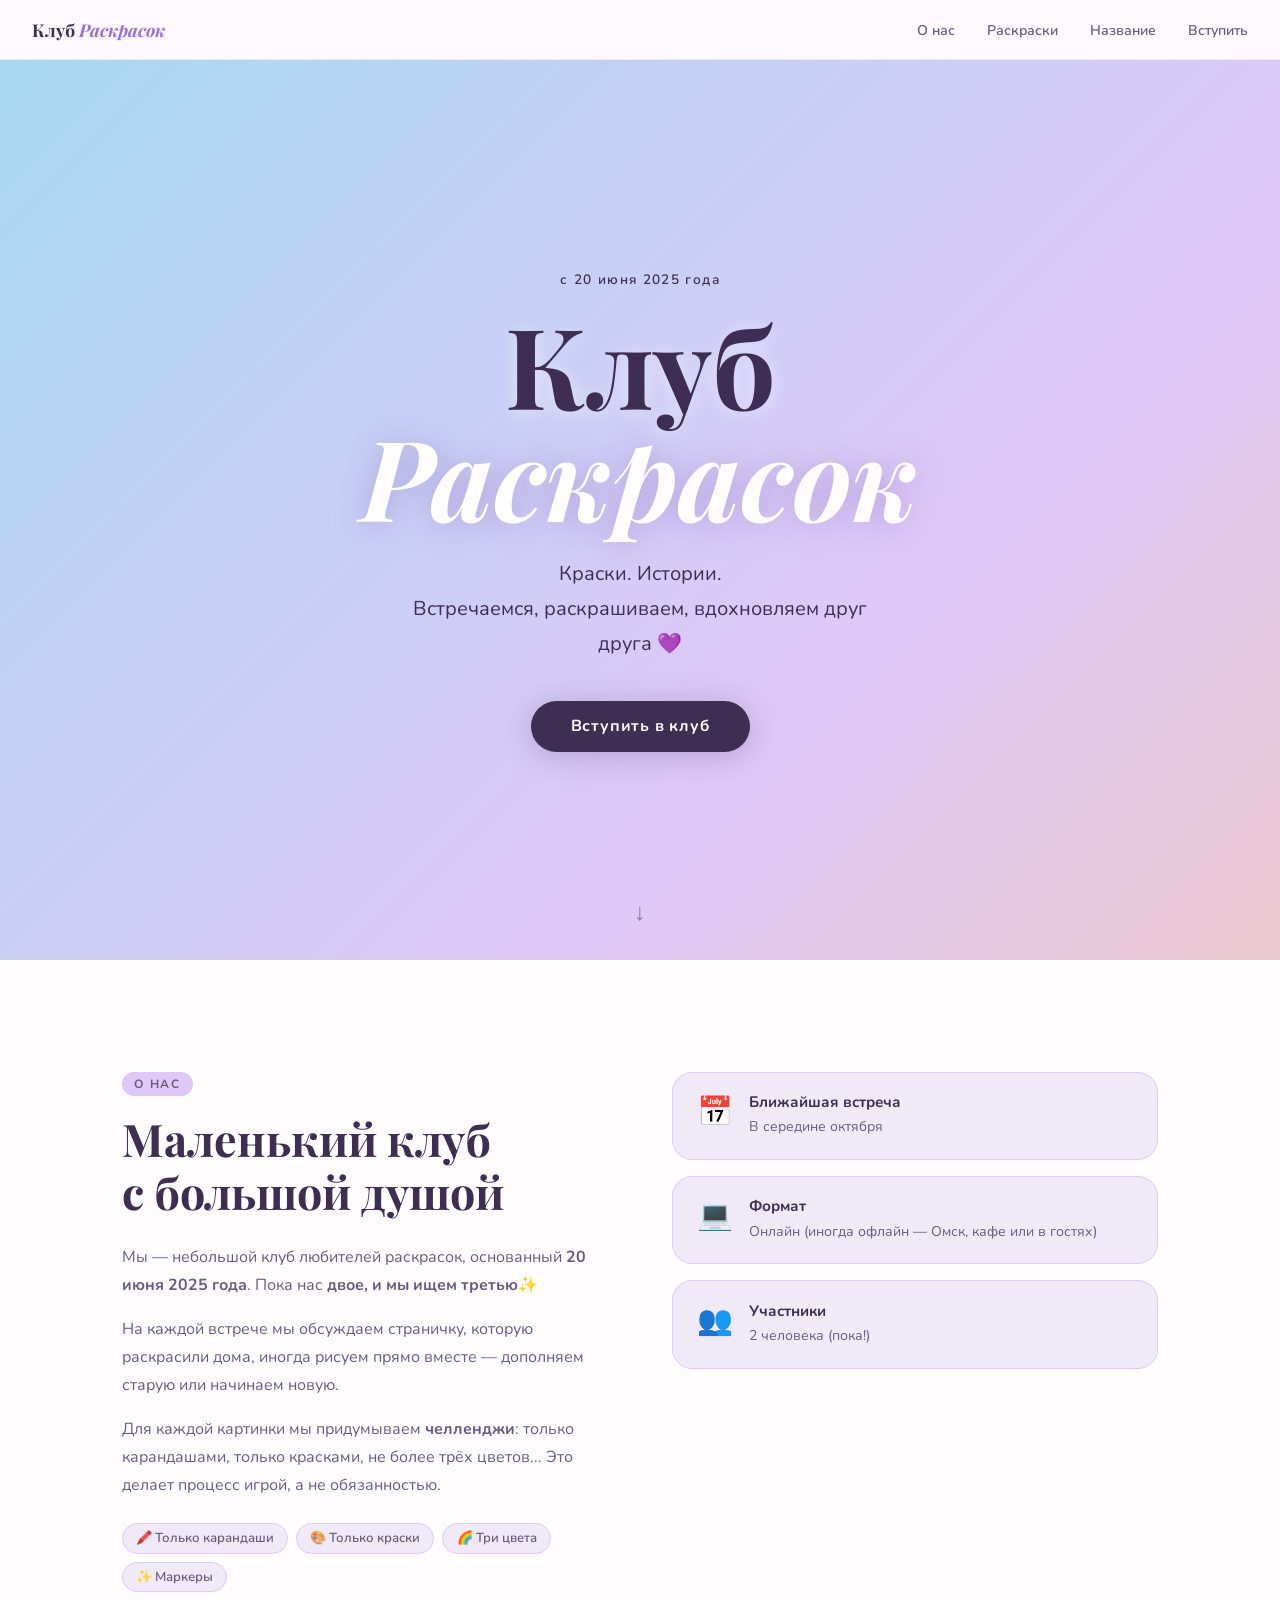
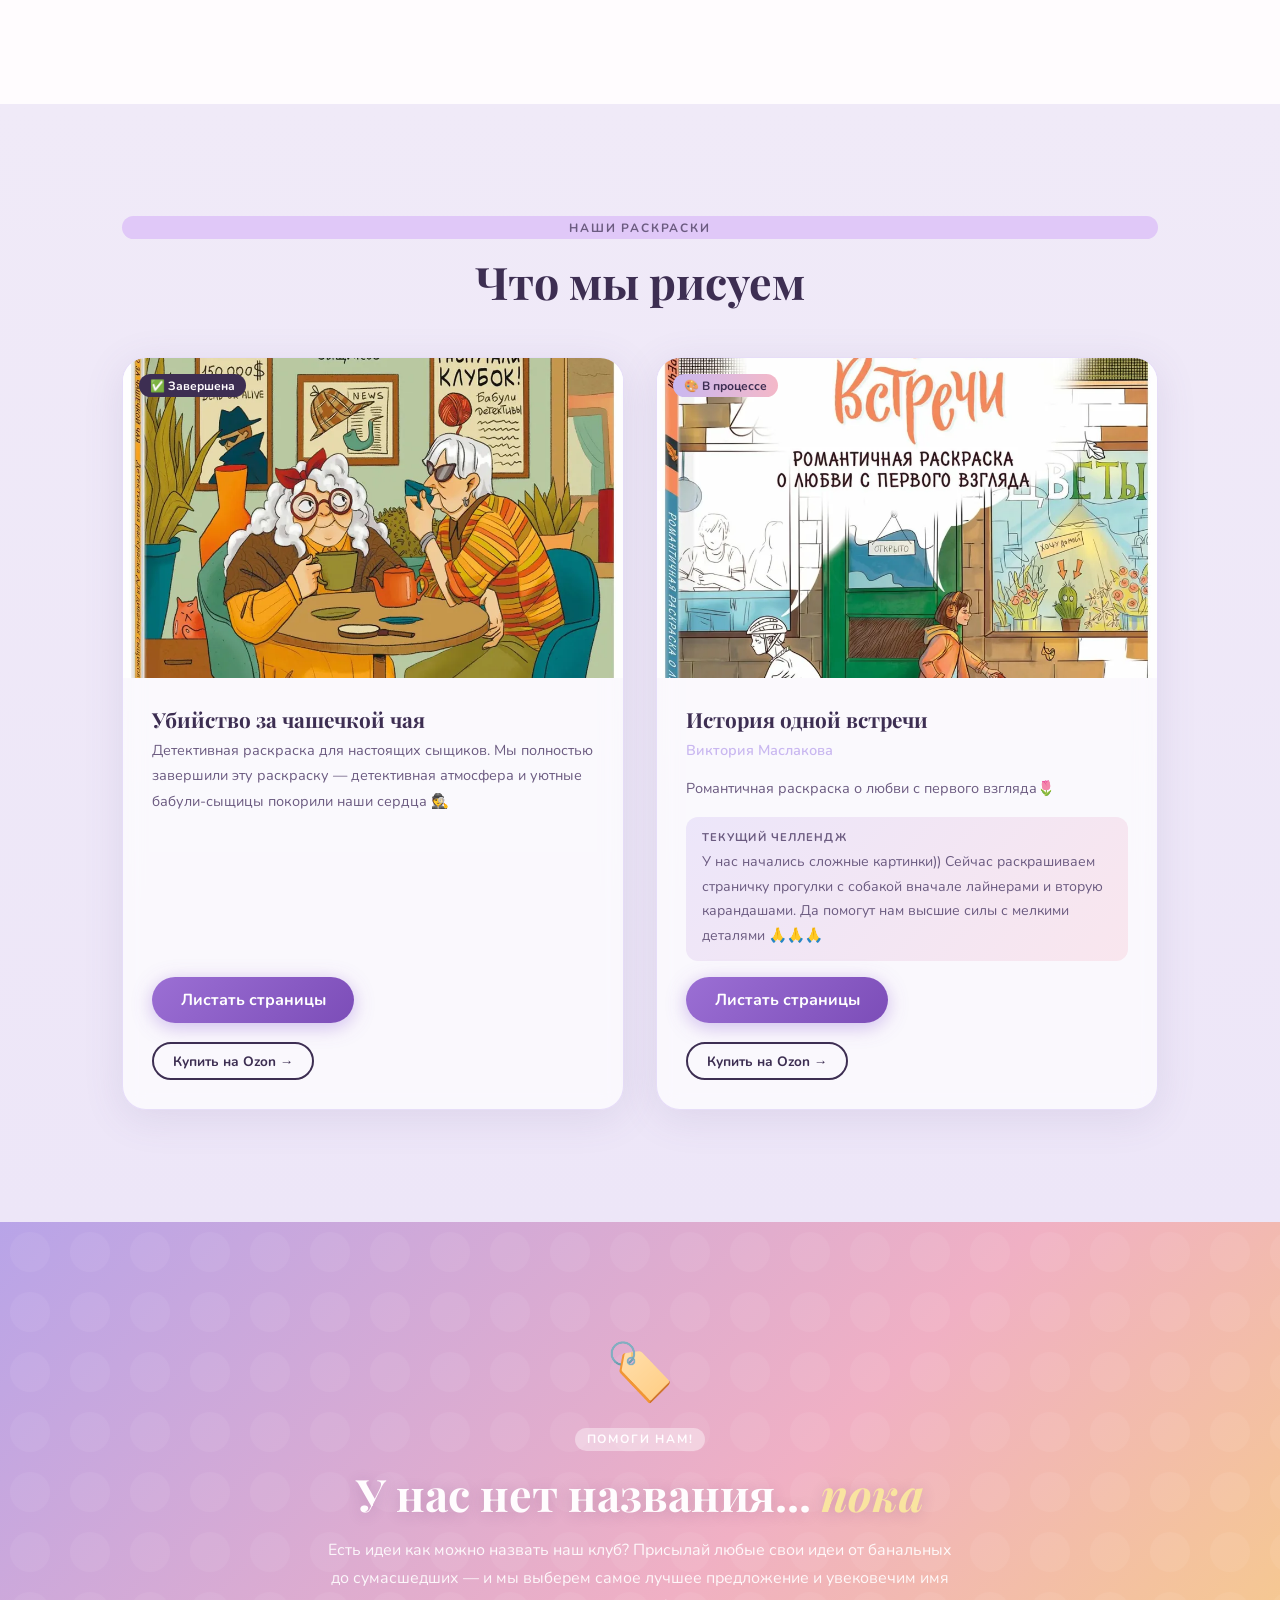
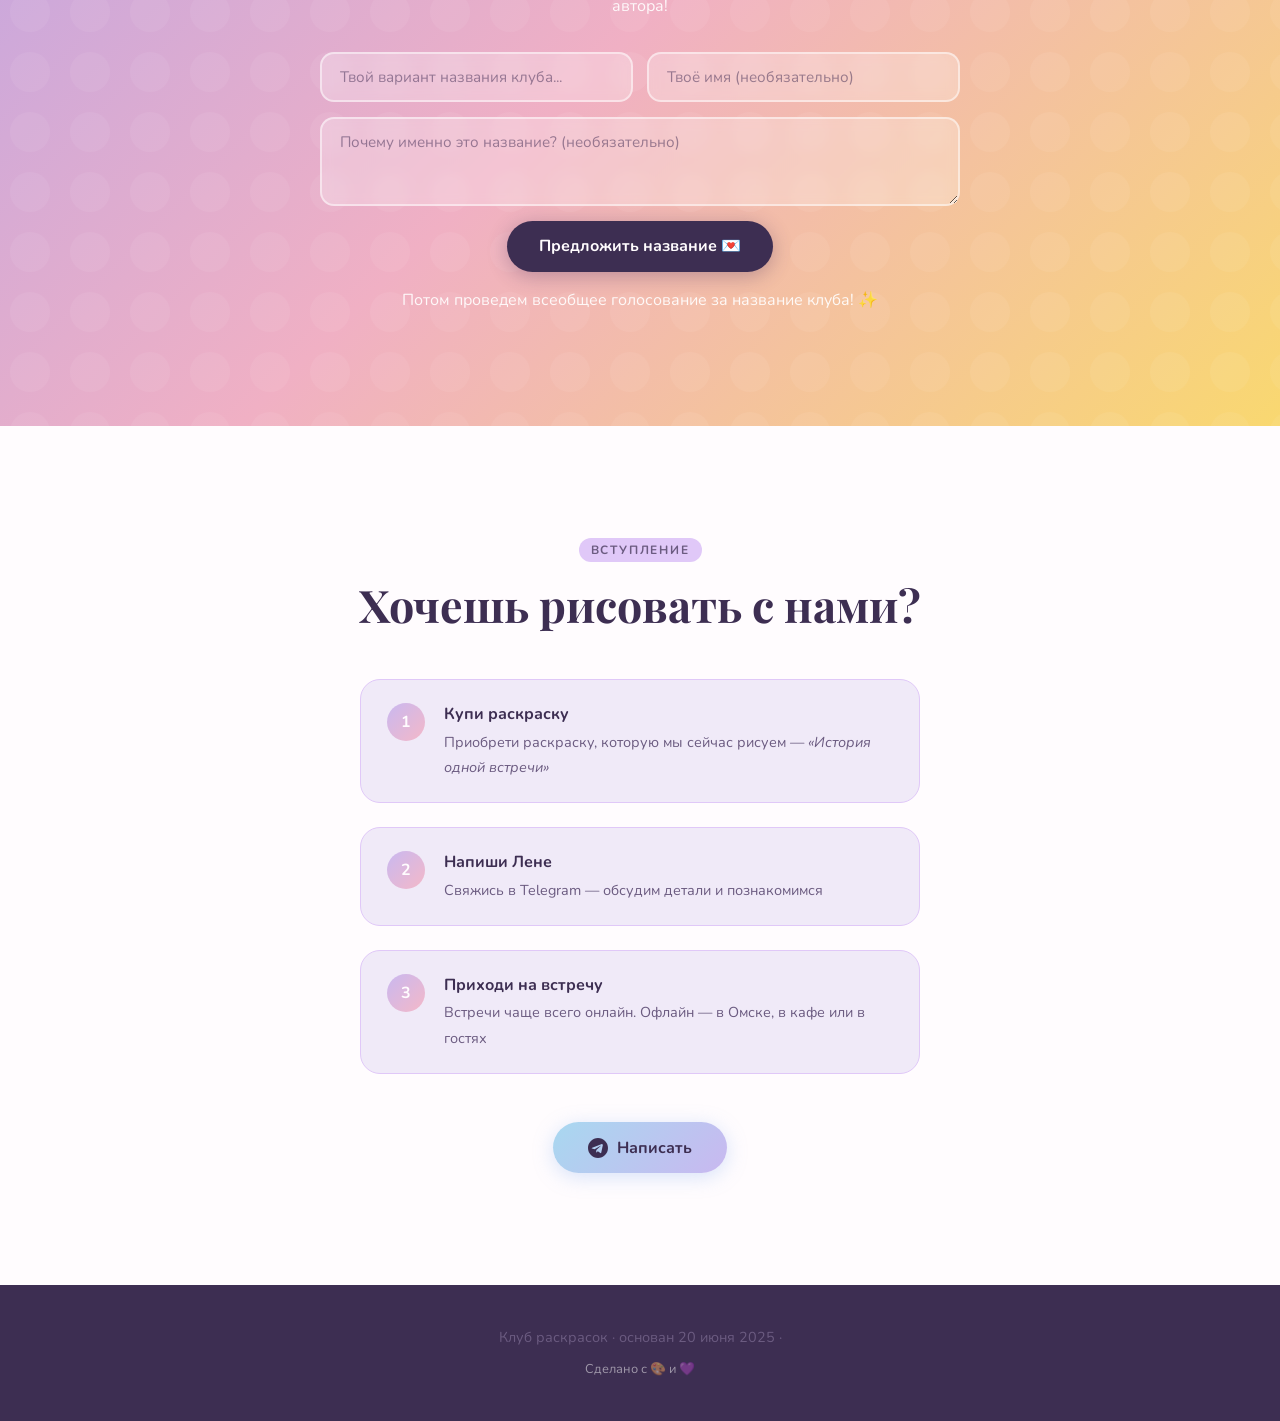
<file: index.html>
<!DOCTYPE html>
<html lang="ru">
<head>
  <meta charset="UTF-8" />
  <meta name="viewport" content="width=device-width, initial-scale=1.0" />
  <title>Клуб раскрасок</title>
  <link rel="icon" href="data:image/svg+xml,<svg xmlns='http://www.w3.org/2000/svg' viewBox='0 0 100 100'><text y='.9em' font-size='90'>🎨</text></svg>" />
  <link rel="preconnect" href="https://fonts.googleapis.com" />
  <link rel="preconnect" href="https://fonts.gstatic.com" crossorigin />
  <link href="https://fonts.googleapis.com/css2?family=Playfair+Display:ital,wght@0,400;0,700;1,400&family=Nunito:wght@300;400;600;700&display=swap" rel="stylesheet" />
  <link rel="stylesheet" href="style.css" />
</head>
<body>
  <!-- NAVIGATION -->
  <nav class="nav" id="nav">
    <a href="index.html" class="nav-logo">Клуб <em>Раскрасок</em></a>
    <ul class="nav-links">
      <li><a href="#about">О нас</a></li>
      <li><a href="#books">Раскраски</a></li>
      <li><a href="#naming">Название</a></li>
      <li><a href="#join">Вступить</a></li>
    </ul>
    <button class="nav-burger" id="nav-burger" aria-label="Меню">
      <span></span><span></span><span></span>
    </button>
  </nav>

  <!-- MOBILE MENU -->
  <div class="nav-mobile" id="nav-mobile">
    <a href="#about" class="nav-mobile-link">О нас</a>
    <a href="#books" class="nav-mobile-link">Раскраски</a>
    <a href="#naming" class="nav-mobile-link">Предложить название</a>
    <a href="#join" class="nav-mobile-link">Вступить в клуб</a>
  </div>


  <!-- HERO -->
  <section class="hero">
    <div class="hero-bg"></div>
    <div class="emoji-layer" aria-hidden="true">
      <span class="e e1">🎨</span>
      <span class="e e2">🖌️</span>
      <span class="e e3">🌸</span>
      <span class="e e4">💛</span>
      <span class="e e5">👩‍🎨</span>
      <span class="e e6">🖍️</span>
      <span class="e e7">💜</span>
      <span class="e e8">🌷</span>
      <span class="e e9">🎨</span>
      <span class="e e10">💗</span>
      <span class="e e11">✏️</span>
      <span class="e e12">🌸</span>
      <span class="e e13">🖌️</span>
      <span class="e e14">💛</span>
    </div>
    <div class="hero-content">
      <p class="hero-since">с 20 июня 2025 года</p>
      <h1 class="hero-title">Клуб<br /><em>Раскрасок</em></h1>
      <p class="hero-sub">Краски. Истории.<br />Встречаемся, раскрашиваем, вдохновляем друг друга 💜</p>
      <a href="#join" class="btn-hero">Вступить в клуб</a>
    </div>
    <div class="hero-scroll-hint">↓</div>
  </section>

  <!-- ABOUT -->
  <section class="about" id="about">
    <div class="container">
      <div class="about-grid">
        <div class="about-text">
          <span class="section-tag">О нас</span>
          <h2>Маленький клуб<br />с большой душой</h2>
          <p>Мы — небольшой клуб любителей раскрасок, основанный <strong>20 июня 2025 года</strong>. Пока нас <strong>двое, и мы ищем третью</strong>✨</p>
          <p>На каждой встрече мы обсуждаем страничку, которую раскрасили дома, иногда рисуем прямо вместе — дополняем старую или начинаем новую.</p>
          <p>Для каждой картинки мы придумываем <strong>челленджи</strong>: только карандашами, только красками, не более трёх цветов... Это делает процесс игрой, а не обязанностью.</p>
          <div class="about-chips">
            <span>🖍️ Только карандаши</span>
            <span>🎨 Только краски</span>
            <span>🌈 Три цвета</span>
            <span>✨ Маркеры</span>
          </div>
        </div>
        <div class="about-visual">
          <div class="about-card">
            <div class="about-card-icon">📅</div>
            <div>
              <strong>Ближайшая встреча</strong>
              <p>В середине октября </p>
            </div>
          </div>
          <div class="about-card">
            <div class="about-card-icon">💻</div>
            <div>
              <strong>Формат</strong>
              <p>Онлайн (иногда офлайн — Омск, кафе или в гостях)</p>
            </div>
          </div>
          <div class="about-card">
            <div class="about-card-icon">👥</div>
            <div>
              <strong>Участники</strong>
              <p>2 человека (пока!)</p>
            </div>
          </div>
        </div>
      </div>
    </div>
  </section>

  <!-- BOOKS -->
  <section class="books" id="books">
    <div class="container">
      <span class="section-tag">Наши раскраски</span>
      <h2>Что мы рисуем</h2>
      <div class="books-grid">

        <!-- Book 1 — completed -->
        <div class="book-card done">
          <div class="book-badge">✅ Завершена</div>
          <div class="book-img-wrap">
            <img src="book1.png" alt="Убийство за чашечкой чая" />
          </div>
          <div class="book-info">
            <h3>Убийство за чашечкой чая</h3>
            <p>Детективная раскраска для настоящих сыщиков. Мы полностью завершили эту раскраску — детективная атмосфера и уютные бабули-сыщицы покорили наши сердца 🕵️</p>
            <div class="book-buttons"><a href="review-tea.html" class="btn-review">Листать страницы</a><a href="https://ozon.ru/t/fIJkJTm" target="_blank" rel="noopener" class="btn-outline">Купить на Ozon →</a></div>
          </div>
        </div>

        <!-- Book 2 — in progress -->
        <div class="book-card active">
          <div class="book-badge progress">🎨 В процессе</div>
          <div class="book-img-wrap">
            <img src="book2.png" alt="История одной встречи" />
          </div>
          <div class="book-info">
            <h3>История одной встречи</h3>
            <p class="book-author">Виктория Маслакова</p>
            <p>Романтичная раскраска о любви с первого взгляда🌷</p>
            <div class="challenge-box">
              <span class="challenge-label">Текущий челлендж</span>
              <p>У нас начались сложные картинки)) Сейчас раскрашиваем страничку прогулки с собакой вначале лайнерами и вторую карандашами. Да помогут нам высшие силы с мелкими деталями 🙏🙏🙏</p>
            </div>
            <div class="book-buttons"><a href="review-meeting.html" class="btn-review">Листать страницы</a><a href="https://ozon.ru/t/7WxLxIC" target="_blank" rel="noopener" class="btn-outline">Купить на Ozon →</a></div>
          </div>
        </div>

      </div>
    </div>
  </section>

  <!-- NAME PROPOSAL -->
  <section class="naming" id="naming">
    <div class="container">
      <div class="naming-inner">
        <div class="naming-deco" aria-hidden="true">🏷️</div>
        <span class="section-tag light">Помоги нам!</span>
        <h2>У нас нет названия... <em>пока</em></h2>
        <p>Есть идеи как можно назвать наш клуб? Присылай любые свои идеи от банальных до сумасшедших — и мы выберем самое лучшее предложение и увековечим имя автора!</p>
        <form class="name-form" action="https://formspree.io/f/xlgpzerj" method="POST">
          <input type="hidden" name="_subject" value="Предложение названия клуба раскрасок" />
          <input type="hidden" name="_replyto" value="eavrublevskaya@gmail.com" />
          <input type="hidden" name="email" value="eavrublevskaya@gmail.com" />
          <div class="form-row">
            <input type="text" name="club_name" placeholder="Твой вариант названия клуба..." required />
            <input type="text" name="author" placeholder="Твоё имя (необязательно)" />
          </div>
          <textarea name="message" placeholder="Почему именно это название? (необязательно)" rows="3"></textarea>
          <button type="submit" class="btn-submit">Предложить название 💌</button>
          <p class="form-note">Потом проведем всеобщее голосование за название клуба! ✨</p>
        </form>
      </div>
    </div>
  </section>

  <!-- JOIN -->
  <section class="join" id="join">
    <div class="container">
      <span class="section-tag">Вступление</span>
      <h2>Хочешь рисовать с нами?</h2>
      <div class="join-steps">
        <div class="step">
          <div class="step-num">1</div>
          <div class="step-text">
            <strong>Купи раскраску</strong>
            <p>Приобрети раскраску, которую мы сейчас рисуем — <em>«История одной встречи»</em></p>
          </div>
        </div>
        <div class="step">
          <div class="step-num">2</div>
          <div class="step-text">
            <strong>Напиши Лене</strong>
            <p>Свяжись в Telegram — обсудим детали и познакомимся</p>
          </div>
        </div>
        <div class="step">
          <div class="step-num">3</div>
          <div class="step-text">
            <strong>Приходи на встречу</strong>
            <p>Встречи чаще всего онлайн. Офлайн — в Омске, в кафе или в гостях</p>
          </div>
        </div>
      </div>
      <a href="https://t.me/plack14" target="_blank" rel="noopener" class="btn-tg">
        <svg viewBox="0 0 24 24" fill="currentColor" width="20" height="20"><path d="M12 0C5.373 0 0 5.373 0 12s5.373 12 12 12 12-5.373 12-12S18.627 0 12 0zm5.894 8.221-1.97 9.28c-.145.658-.537.818-1.084.508l-3-2.21-1.447 1.394c-.16.16-.295.295-.605.295l.213-3.053 5.56-5.023c.242-.213-.054-.333-.373-.12L7.88 13.626l-2.96-.924c-.643-.204-.657-.643.136-.953l11.57-4.461c.537-.194 1.006.131.834.933z"/></svg>
        Написать
      </a>
    </div>
  </section>

  <!-- FOOTER -->
  <footer class="footer">
    <div class="container">
      <p>Клуб раскрасок · основан 20 июня 2025 · 
      <p class="footer-sub">Сделано с 🎨 и 💜</p>
    </div>
  </footer>

  <script src="main.js"></script>

  <script>
    // Навигация
    const burger = document.getElementById('nav-burger');
    const mobileMenu = document.getElementById('nav-mobile');
    const nav = document.getElementById('nav');

    burger.addEventListener('click', () => {
      burger.classList.toggle('open');
      mobileMenu.classList.toggle('open');
    });

    // Закрывать меню при клике на ссылку
    document.querySelectorAll('.nav-mobile-link').forEach(link => {
      link.addEventListener('click', () => {
        burger.classList.remove('open');
        mobileMenu.classList.remove('open');
      });
    });

    // Тень при скролле
    window.addEventListener('scroll', () => {
      nav.classList.toggle('scrolled', window.scrollY > 10);
    });
  </script>
</body>
</html>
</file>
<file: style.css>
/* ===== RESET & BASE ===== */
*, *::before, *::after { box-sizing: border-box; margin: 0; padding: 0; }

:root {
  --sky: #a8d8f0;
  --rose: #f4b8c8;
  --lavender: #c9b8f0;
  --butter: #f9e4a0;
  --peach: #f7cba8;
  --lilac: #e0c8f8;
  --mist: #f0eaf8;
  --ink: #3d2e52;
  --ink-soft: #6b5b80;
  --white: #fffcfe;
  --card-bg: rgba(255,255,255,0.72);
  --radius: 20px;
  --shadow: 0 8px 40px rgba(100,80,140,0.12);
}

html { scroll-behavior: smooth; }

body {
  font-family: 'Nunito', sans-serif;
  color: var(--ink);
  background: var(--mist);
  overflow-x: hidden;
}

h1, h2, h3 { font-family: 'Playfair Display', serif; line-height: 1.2; }
h2 { font-size: clamp(1.8rem, 4vw, 2.8rem); margin-bottom: 1rem; }
p { line-height: 1.75; color: var(--ink-soft); }
a { color: inherit; text-decoration: none; }

.container {
  max-width: 1100px;
  margin: 0 auto;
  padding: 0 2rem;
}

.section-tag {
  display: inline-block;
  font-size: 0.75rem;
  font-weight: 700;
  letter-spacing: 0.15em;
  text-transform: uppercase;
  color: var(--ink-soft);
  background: var(--lilac);
  padding: 0.3em 1em;
  border-radius: 999px;
  margin-bottom: 1rem;
}

.section-tag.light {
  background: rgba(255,255,255,0.4);
  color: var(--white);
}

/* ===== HERO ===== */
.hero {
  position: relative;
  min-height: 100vh;
  display: flex;
  align-items: center;
  justify-content: center;
  overflow: hidden;
}

.hero-bg {
  position: absolute;
  inset: 0;
  background: linear-gradient(
    -45deg,
    #a8d8f0,
    #c9b8f0,
    #f4b8c8,
    #f9e4a0,
    #f7cba8,
    #e0c8f8,
    #a8d8f0
  );
  background-size: 400% 400%;
  animation: gradientShift 12s ease infinite;
  z-index: 0;
}

@keyframes gradientShift {
  0%   { background-position: 0% 50%; }
  50%  { background-position: 100% 50%; }
  100% { background-position: 0% 50%; }
}

/* Floating emojis */
.emoji-layer {
  position: absolute;
  inset: 0;
  pointer-events: none;
  z-index: 1;
}

.e {
  position: absolute;
  font-size: clamp(1.5rem, 3vw, 2.8rem);
  opacity: 0;
  animation: floatEmoji var(--dur, 14s) var(--delay, 0s) ease-in-out infinite;
  filter: blur(0.5px);
}

@keyframes floatEmoji {
  0%   { opacity: 0; transform: translateY(0) rotate(0deg) scale(0.8); }
  10%  { opacity: 0.35; }
  50%  { opacity: 0.25; transform: translateY(-60px) rotate(15deg) scale(1.1); }
  90%  { opacity: 0.3; }
  100% { opacity: 0; transform: translateY(-120px) rotate(-10deg) scale(0.9); }
}

.e1  { left: 5%;  top: 80%; --dur: 16s; --delay: 0s;    }
.e2  { left: 15%; top: 20%; --dur: 13s; --delay: 2s;    }
.e3  { left: 25%; top: 65%; --dur: 18s; --delay: 0.5s;  }
.e4  { left: 35%; top: 10%; --dur: 14s; --delay: 3s;    }
.e5  { left: 50%; top: 75%; --dur: 17s; --delay: 1s;    }
.e6  { left: 60%; top: 30%; --dur: 12s; --delay: 4s;    }
.e7  { left: 70%; top: 55%; --dur: 15s; --delay: 1.5s;  }
.e8  { left: 80%; top: 15%; --dur: 19s; --delay: 2.5s;  }
.e9  { left: 88%; top: 70%; --dur: 13s; --delay: 0.8s;  }
.e10 { left: 95%; top: 40%; --dur: 16s; --delay: 3.5s;  }
.e11 { left: 42%; top: 45%; --dur: 20s; --delay: 5s;    }
.e12 { left: 8%;  top: 40%; --dur: 11s; --delay: 6s;    }
.e13 { left: 55%; top: 88%; --dur: 17s; --delay: 7s;    }
.e14 { left: 73%; top: 8%;  --dur: 14s; --delay: 8s;    }
.e15 { left: 30%; top: 90%; --dur: 16s; --delay: 9s;    }

.hero-content {
  position: relative;
  z-index: 2;
  text-align: center;
  padding: 2rem;
}

.hero-since {
  font-size: 0.85rem;
  font-weight: 600;
  letter-spacing: 0.1em;
  color: var(--ink);
  opacity: 0.7;
  margin-bottom: 1rem;
  animation: fadeUp 0.8s 0.2s both;
}

.hero-title {
  font-size: clamp(3.5rem, 10vw, 7rem);
  font-weight: 700;
  color: var(--ink);
  line-height: 1;
  text-shadow: 0 2px 20px rgba(255,255,255,0.5);
  animation: fadeUp 0.8s 0.4s both;
  margin-bottom: 1.5rem;
}

.hero-title em {
  font-style: italic;
  color: var(--white);
  text-shadow: 0 2px 30px rgba(140,100,180,0.4);
}

.hero-sub {
  font-size: clamp(1rem, 2.5vw, 1.25rem);
  color: var(--ink);
  opacity: 0.8;
  max-width: 480px;
  margin: 0 auto 2.5rem;
  animation: fadeUp 0.8s 0.6s both;
}

.btn-hero {
  display: inline-block;
  background: var(--ink);
  color: var(--white);
  padding: 0.9em 2.5em;
  border-radius: 999px;
  font-weight: 700;
  font-size: 1rem;
  letter-spacing: 0.05em;
  box-shadow: 0 4px 30px rgba(60,40,90,0.25);
  transition: transform 0.2s, box-shadow 0.2s;
  animation: fadeUp 0.8s 0.8s both;
}

.btn-hero:hover {
  transform: translateY(-3px);
  box-shadow: 0 8px 40px rgba(60,40,90,0.3);
}

.hero-scroll-hint {
  position: absolute;
  bottom: 2rem;
  left: 50%;
  transform: translateX(-50%);
  z-index: 2;
  font-size: 1.5rem;
  color: var(--ink);
  opacity: 0.5;
  animation: bounce 2s infinite;
}

@keyframes bounce {
  0%, 100% { transform: translateX(-50%) translateY(0); }
  50%       { transform: translateX(-50%) translateY(8px); }
}

@keyframes fadeUp {
  from { opacity: 0; transform: translateY(30px); }
  to   { opacity: 1; transform: translateY(0); }
}

/* ===== ABOUT ===== */
.about {
  padding: 7rem 0;
  background: var(--white);
}

.about-grid {
  display: grid;
  grid-template-columns: 1fr 1fr;
  gap: 4rem;
  align-items: start;
}

.about-text h2 { margin-bottom: 1.5rem; }
.about-text p  { margin-bottom: 1rem; }

.about-chips {
  display: flex;
  flex-wrap: wrap;
  gap: 0.5rem;
  margin-top: 1.5rem;
}

.about-chips span {
  background: var(--mist);
  border: 1.5px solid var(--lilac);
  color: var(--ink-soft);
  font-size: 0.82rem;
  font-weight: 600;
  padding: 0.4em 1em;
  border-radius: 999px;
}

.about-visual {
  display: flex;
  flex-direction: column;
  gap: 1rem;
}

.about-card {
  display: flex;
  align-items: flex-start;
  gap: 1rem;
  background: var(--mist);
  border: 1.5px solid var(--lilac);
  border-radius: var(--radius);
  padding: 1.2rem 1.5rem;
  transition: transform 0.2s, box-shadow 0.2s;
}

.about-card:hover {
  transform: translateY(-3px);
  box-shadow: var(--shadow);
}

.about-card-icon { font-size: 1.8rem; flex-shrink: 0; }
.about-card strong { display: block; color: var(--ink); font-size: 0.95rem; margin-bottom: 0.2rem; }
.about-card p { font-size: 0.88rem; margin: 0; }

/* ===== BOOKS ===== */
.books {
  padding: 7rem 0;
  background: linear-gradient(180deg, var(--mist) 0%, #ede6f8 100%);
}

.books > .container > .section-tag { display: block; text-align: center; }
.books h2 { text-align: center; margin-bottom: 3rem; }

.books-grid {
  display: grid;
  grid-template-columns: 1fr 1fr;
  gap: 2rem;
  align-items: stretch;
}

.book-card {
  background: var(--card-bg);
  backdrop-filter: blur(10px);
  border-radius: 24px;
  border: 1.5px solid rgba(200,180,240,0.4);
  overflow: hidden;
  box-shadow: var(--shadow);
  position: relative;
  transition: transform 0.3s, box-shadow 0.3s;
  display: flex;
  flex-direction: column;
}

.book-card:hover {
  transform: translateY(-6px);
  box-shadow: 0 20px 60px rgba(100,80,140,0.18);
}

.book-badge {
  position: absolute;
  top: 1rem;
  left: 1rem;
  background: var(--ink);
  color: var(--white);
  font-size: 0.75rem;
  font-weight: 700;
  padding: 0.3em 0.9em;
  border-radius: 999px;
  z-index: 2;
}

.book-badge.progress {
  background: linear-gradient(90deg, #c9b8f0, #f4b8c8);
  color: var(--ink);
}

.book-img-wrap {
  overflow: hidden;
  height: 320px;
  background: linear-gradient(135deg, var(--sky) 0%, var(--lilac) 100%);
  display: flex;
  align-items: center;
  justify-content: center;
}

.book-img-wrap img {
  width: 100%;
  height: 100%;
  object-fit: cover;
  transition: transform 0.5s;
}

.book-card:hover .book-img-wrap img {
  transform: scale(1.04);
}

.book-info {
  padding: 1.8rem;
  display: flex;
  flex-direction: column;
  flex: 1;
}

.book-buttons {
  margin-top: auto;
  display: flex;
  flex-direction: column;
  gap: 0.6rem;
  align-items: flex-start;
}

.book-info h3 {
  font-size: 1.3rem;
  margin-bottom: 0.4rem;
}

.book-author {
  font-size: 0.85rem;
  color: var(--lavender);
  font-weight: 600;
  margin-bottom: 0.8rem !important;
}

.book-info p { font-size: 0.9rem; margin-bottom: 1rem; }

.challenge-box {
  background: linear-gradient(135deg, rgba(201,184,240,0.3), rgba(244,184,200,0.3));
  border-radius: 12px;
  padding: 0.8rem 1rem;
  margin-bottom: 1rem;
}

.challenge-label {
  display: block;
  font-size: 0.7rem;
  font-weight: 700;
  letter-spacing: 0.1em;
  text-transform: uppercase;
  color: var(--ink-soft);
  margin-bottom: 0.3rem;
}

.challenge-box p { font-size: 0.88rem; margin: 0; }

.btn-outline {
  display: inline-block;
  border: 2px solid var(--ink);
  color: var(--ink);
  padding: 0.55em 1.4em;
  border-radius: 999px;
  font-size: 0.85rem;
  font-weight: 700;
  transition: background 0.2s, color 0.2s;
}

.btn-outline:hover {
  background: var(--ink);
  color: var(--white);
}

/* ===== NAMING ===== */
.naming {
  padding: 7rem 0;
  background: linear-gradient(135deg, #b8a4e8 0%, #f0b0c4 50%, #f9d870 100%);
  text-align: center;
  position: relative;
  overflow: hidden;
}

.naming::before {
  content: '';
  position: absolute;
  inset: 0;
  background: url("data:image/svg+xml,%3Csvg width='60' height='60' viewBox='0 0 60 60' xmlns='http://www.w3.org/2000/svg'%3E%3Cg fill='none' fill-rule='evenodd'%3E%3Cg fill='%23ffffff' fill-opacity='0.06'%3E%3Ccircle cx='30' cy='30' r='20'/%3E%3C/g%3E%3C/g%3E%3C/svg%3E");
}

.naming-inner {
  position: relative;
  z-index: 1;
  max-width: 640px;
  margin: 0 auto;
}

.naming-deco { font-size: 3.5rem; margin-bottom: 1rem; display: block; }

.naming h2 {
  color: var(--white);
  text-shadow: 0 2px 15px rgba(80,40,100,0.2);
  margin-bottom: 1rem;
}

.naming h2 em { color: var(--butter); }
.naming > .container > .naming-inner > p,
.naming p { color: rgba(255,255,255,0.9); margin-bottom: 2rem; font-size: 1rem; }

.name-form {
  display: flex;
  flex-direction: column;
  gap: 0.9rem;
  text-align: left;
}

.form-row {
  display: grid;
  grid-template-columns: 1fr 1fr;
  gap: 0.9rem;
}

.name-form input,
.name-form textarea {
  width: 100%;
  padding: 0.85em 1.2em;
  border: 2px solid rgba(255,255,255,0.5);
  border-radius: 14px;
  background: rgba(255,255,255,0.25);
  color: var(--ink);
  font-family: 'Nunito', sans-serif;
  font-size: 0.95rem;
  backdrop-filter: blur(6px);
  outline: none;
  transition: border-color 0.2s, background 0.2s;
}

.name-form input::placeholder,
.name-form textarea::placeholder { color: rgba(60,40,80,0.5); }

.name-form input:focus,
.name-form textarea:focus {
  border-color: rgba(255,255,255,0.9);
  background: rgba(255,255,255,0.4);
}

.btn-submit {
  background: var(--ink);
  color: var(--white);
  border: none;
  padding: 0.9em 2em;
  border-radius: 999px;
  font-family: 'Nunito', sans-serif;
  font-size: 1rem;
  font-weight: 700;
  cursor: pointer;
  align-self: center;
  transition: transform 0.2s, box-shadow 0.2s;
  box-shadow: 0 4px 20px rgba(60,40,90,0.3);
}

.btn-submit:hover {
  transform: translateY(-2px);
  box-shadow: 0 8px 30px rgba(60,40,90,0.4);
}

.form-note {
  text-align: center;
  font-size: 0.8rem;
  color: rgba(255,255,255,0.75);
  margin: 0 !important;
}

/* ===== JOIN ===== */
.join {
  padding: 7rem 0;
  background: var(--white);
  text-align: center;
}

.join h2 { margin-bottom: 3rem; }

.join-steps {
  display: flex;
  flex-direction: column;
  gap: 1.5rem;
  max-width: 560px;
  margin: 0 auto 3rem;
  text-align: left;
}

.step {
  display: flex;
  align-items: flex-start;
  gap: 1.2rem;
  background: var(--mist);
  border-radius: var(--radius);
  padding: 1.4rem 1.6rem;
  border: 1.5px solid var(--lilac);
}

.step-num {
  width: 2.4rem;
  height: 2.4rem;
  min-width: 2.4rem;
  background: linear-gradient(135deg, var(--lavender), var(--rose));
  color: var(--white);
  border-radius: 50%;
  display: flex;
  align-items: center;
  justify-content: center;
  font-weight: 700;
  font-size: 1rem;
}

.step-text strong {
  display: block;
  color: var(--ink);
  margin-bottom: 0.3rem;
}

.step-text p { font-size: 0.9rem; margin: 0; }

.btn-tg {
  display: inline-flex;
  align-items: center;
  gap: 0.6rem;
  background: linear-gradient(135deg, #a8d8f0, #c9b8f0);
  color: var(--ink);
  padding: 0.9em 2.2em;
  border-radius: 999px;
  font-weight: 700;
  font-size: 1rem;
  box-shadow: 0 4px 20px rgba(140,180,240,0.35);
  transition: transform 0.2s, box-shadow 0.2s;
}

.btn-tg:hover {
  transform: translateY(-3px);
  box-shadow: 0 8px 30px rgba(140,180,240,0.45);
}

/* ===== FOOTER ===== */
.footer {
  background: var(--ink);
  color: rgba(255,255,255,0.7);
  text-align: center;
  padding: 2.5rem 1rem;
  font-size: 0.9rem;
}

.footer a { color: var(--lilac); font-weight: 600; }
.footer-sub { margin-top: 0.5rem; font-size: 0.8rem; opacity: 0.5; color: #fff; }

/* ===== RESPONSIVE ===== */
@media (max-width: 768px) {
  .about-grid   { grid-template-columns: 1fr; gap: 2.5rem; }
  .books-grid   { grid-template-columns: 1fr; }
  .form-row     { grid-template-columns: 1fr; }
  .hero-title   { font-size: 3.5rem; }
}

/* ===== КНОПКА ЛИСТАТЬ СТРАНИЦЫ ===== */
.btn-review {
  display: inline-block;
  background: linear-gradient(135deg, #9b6fd4, #7c4db8);
  color: #fff !important;
  padding: 0.75em 1.8em;
  border-radius: 999px;
  font-size: 1rem;
  font-weight: 700;
  border: none;
  margin-bottom: 0.6rem;
  box-shadow: 0 4px 20px rgba(120,70,200,0.35);
  transition: transform 0.25s, box-shadow 0.25s;
  position: relative;
  overflow: hidden;
}


.btn-review:hover {
  transform: scale(1.08);
  box-shadow: 0 8px 30px rgba(120,70,200,0.45);
  color: #fff !important;
}



/* ===== НАВИГАЦИЯ ===== */
.nav {
  position: fixed;
  top: 0;
  left: 0;
  right: 0;
  z-index: 100;
  padding: 0 2rem;
  height: 60px;
  display: flex;
  align-items: center;
  justify-content: space-between;
  background: rgba(255,252,254,0.85);
  backdrop-filter: blur(12px);
  border-bottom: 1px solid rgba(200,180,240,0.25);
  transition: box-shadow 0.3s;
}

.nav.scrolled {
  box-shadow: 0 4px 24px rgba(100,80,140,0.1);
}

.nav-logo {
  font-family: 'Playfair Display', serif;
  font-size: 1.1rem;
  font-weight: 700;
  color: var(--ink);
  text-decoration: none;
}

.nav-logo em {
  font-style: italic;
  color: #9b6fd4;
}

.nav-links {
  display: flex;
  align-items: center;
  gap: 2rem;
  list-style: none;
}

.nav-links a {
  font-size: 0.88rem;
  font-weight: 600;
  color: var(--ink-soft);
  text-decoration: none;
  transition: color 0.2s;
}

.nav-links a:hover { color: #9b6fd4; }

/* Бургер */
.nav-burger {
  display: none;
  flex-direction: column;
  gap: 5px;
  cursor: pointer;
  background: none;
  border: none;
  padding: 4px;
}

.nav-burger span {
  display: block;
  width: 24px;
  height: 2px;
  background: var(--ink);
  border-radius: 2px;
  transition: transform 0.3s, opacity 0.3s;
}

.nav-burger.open span:nth-child(1) { transform: translateY(7px) rotate(45deg); }
.nav-burger.open span:nth-child(2) { opacity: 0; }
.nav-burger.open span:nth-child(3) { transform: translateY(-7px) rotate(-45deg); }

/* Мобильное меню */
.nav-mobile {
  display: none;
  position: fixed;
  top: 60px;
  left: 0;
  right: 0;
  background: rgba(255,252,254,0.97);
  backdrop-filter: blur(12px);
  border-bottom: 1px solid rgba(200,180,240,0.3);
  z-index: 99;
  padding: 1.5rem 2rem;
  flex-direction: column;
  gap: 1.2rem;
}

.nav-mobile.open { display: flex; }

.nav-mobile a {
  font-size: 1rem;
  font-weight: 600;
  color: var(--ink-soft);
  text-decoration: none;
  padding: 0.4rem 0;
  border-bottom: 1px solid rgba(200,180,240,0.2);
  transition: color 0.2s;
}

.nav-mobile a:hover { color: #9b6fd4; }

/* Отступ под nav */
body { padding-top: 60px; }

@media (max-width: 768px) {
  .nav-links { display: none; }
  .nav-burger { display: flex; }
}

/* ===== REVEAL ANIMATION ===== */
.reveal {
  opacity: 0;
  transform: translateY(28px);
  transition: opacity 0.65s ease, transform 0.65s ease;
}

.reveal.visible {
  opacity: 1;
  transform: translateY(0);
}
</file>
